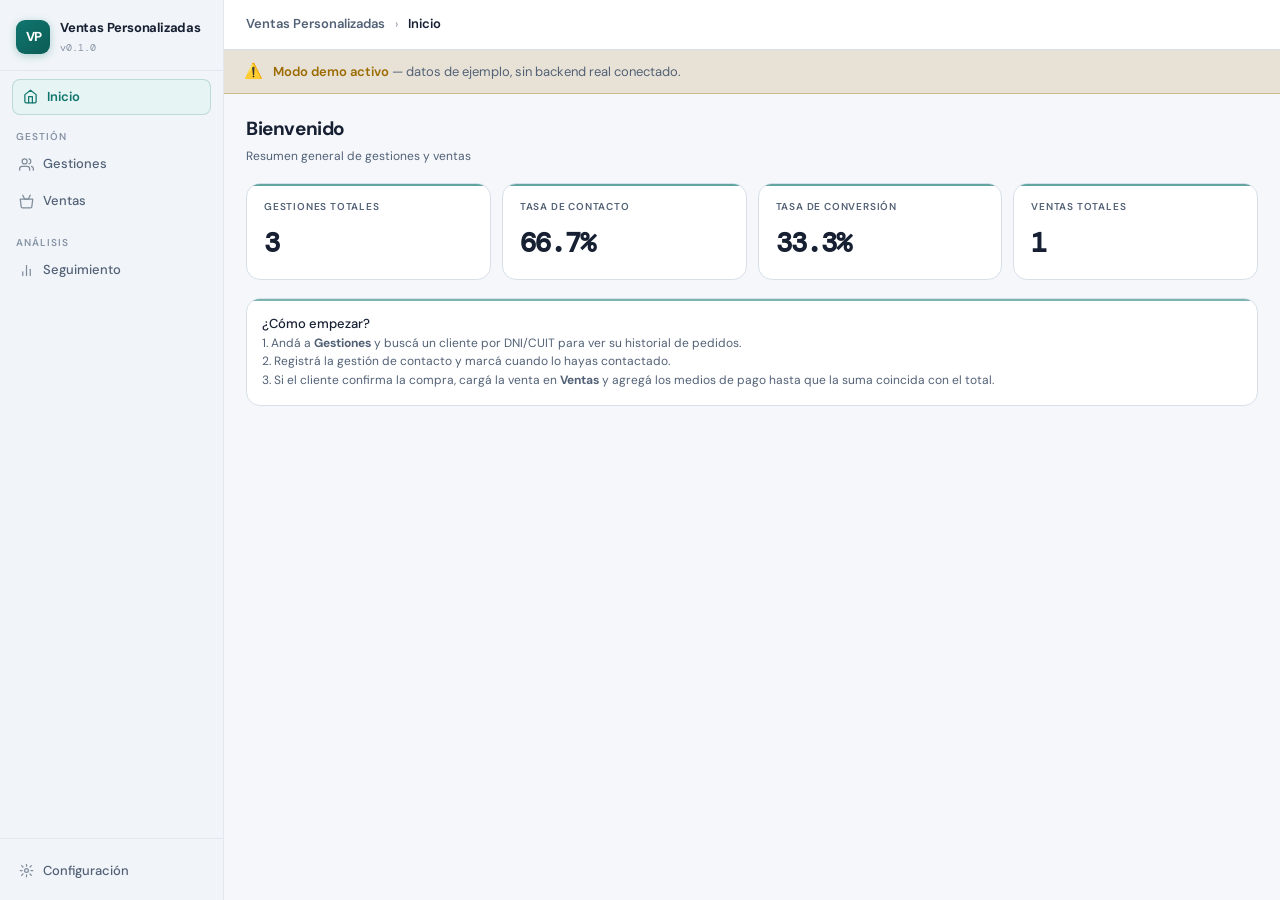
<file: index.html>
<!DOCTYPE html>
<html lang="es">
<head>
<meta charset="UTF-8">
<meta name="viewport" content="width=device-width, initial-scale=1.0">
<title>Ventas Personalizadas</title>
<script>(function(){var t=localStorage.getItem('vp_theme')||(matchMedia('(prefers-color-scheme: dark)').matches?'dark':'light');document.documentElement.setAttribute('data-theme',t);})();</script>
<link href="https://fonts.googleapis.com/css2?family=DM+Sans:ital,opsz,wght@0,9..40,300;0,9..40,400;0,9..40,500;0,9..40,600;0,9..40,700;1,9..40,400&family=DM+Mono:wght@400;500&display=swap" rel="stylesheet">
<link rel="icon" href="data:,">
<link rel="stylesheet" href="src/css/main.css">
</head>
<body>

<div class="app">

  <!-- ══ SIDEBAR ════════════════════════════════════════════ -->
  <nav class="sidebar" id="sidebar">
    <div class="sidebar-brand">
      <div class="brand-icon">VP</div>
      <div>
        <div class="brand-name">Ventas Personalizadas</div>
        <div class="brand-meta" id="sidebarVersionBtn" title="Ver historial de cambios">
          <span id="sidebarVersion">v…</span>
        </div>
        <div class="sidebar-version-popover" id="versionPopover" style="display:none;"></div>
      </div>
    </div>

    <div class="nav-item active" onclick="showPage('inicio')" data-page="inicio" style="margin:8px 12px 4px">
      <svg class="nav-icon" viewBox="0 0 24 24" fill="none" stroke="currentColor" stroke-width="2" stroke-linecap="round" stroke-linejoin="round" aria-hidden="true"><path d="M3 9l9-7 9 7v11a2 2 0 0 1-2 2H5a2 2 0 0 1-2-2z"/><polyline points="9 22 9 12 15 12 15 22"/></svg> Inicio
    </div>

    <div class="sidebar-section">
      <div class="sidebar-label">Gestión</div>
      <div class="nav-item" onclick="showPage('gestiones')" data-page="gestiones">
        <svg class="nav-icon" viewBox="0 0 24 24" fill="none" stroke="currentColor" stroke-width="2" stroke-linecap="round" stroke-linejoin="round" aria-hidden="true"><path d="M17 21v-2a4 4 0 0 0-4-4H5a4 4 0 0 0-4 4v2"/><circle cx="9" cy="7" r="4"/><path d="M23 21v-2a4 4 0 0 0-3-3.87"/><path d="M16 3.13a4 4 0 0 1 0 7.75"/></svg> Gestiones
      </div>
      <div class="nav-item" onclick="showPage('ventas')" data-page="ventas">
        <svg class="nav-icon" viewBox="0 0 24 24" fill="none" stroke="currentColor" stroke-width="2" stroke-linecap="round" stroke-linejoin="round" aria-hidden="true"><path d="M6 2l3 6h6l3-6"/><path d="M2 8h20l-1.5 12.5a2 2 0 0 1-2 1.5H5.5a2 2 0 0 1-2-1.5L2 8z"/></svg> Ventas
      </div>
    </div>

    <div class="sidebar-section">
      <div class="sidebar-label">Análisis</div>
      <div class="nav-item" onclick="showPage('seguimiento')" data-page="seguimiento">
        <svg class="nav-icon" viewBox="0 0 24 24" fill="none" stroke="currentColor" stroke-width="2" stroke-linecap="round" stroke-linejoin="round" aria-hidden="true"><line x1="18" y1="20" x2="18" y2="10"/><line x1="12" y1="20" x2="12" y2="4"/><line x1="6" y1="20" x2="6" y2="14"/></svg> Seguimiento
      </div>
    </div>

    <div class="sidebar-spacer"></div>

    <div class="sidebar-footer">
      <div class="nav-item admin-only" onclick="showPage('config')" data-page="config" style="margin-top:4px">
        <svg class="nav-icon" viewBox="0 0 24 24" fill="none" stroke="currentColor" stroke-width="2" stroke-linecap="round" stroke-linejoin="round" aria-hidden="true"><circle cx="12" cy="12" r="3"/><path d="M12 2v3M12 19v3M4.22 4.22l2.12 2.12M17.66 17.66l2.12 2.12M2 12h3M19 12h3M4.22 19.78l2.12-2.12M17.66 6.34l2.12-2.12"/></svg> Configuración
      </div>
    </div>
  </nav>

  <button class="sidebar-toggle" id="sidebarToggle" aria-label="Abrir menú" type="button">
    <svg width="18" height="18" viewBox="0 0 24 24" fill="none" stroke="currentColor" stroke-width="2.5" stroke-linecap="round" aria-hidden="true"><line x1="3" y1="6" x2="21" y2="6"/><line x1="3" y1="12" x2="21" y2="12"/><line x1="3" y1="18" x2="21" y2="18"/></svg>
  </button>
  <div class="sidebar-overlay" id="sidebarOverlay"></div>

  <!-- ══ MAIN ═══════════════════════════════════════════════ -->
  <div class="main">

    <div class="topbar">
      <span class="topbar-brand">Ventas Personalizadas</span>
      <span class="topbar-sep">›</span>
      <span class="topbar-crumb" id="topbar-crumb">Inicio</span>
    </div>

    <div class="demo-banner" id="demo-banner" hidden>
      <span class="demo-banner-icon">⚠️</span>
      <span class="demo-banner-text"><strong>Modo demo activo</strong> — datos de ejemplo, sin backend real conectado.</span>
    </div>

    <!-- ══ PÁGINA: INICIO ════════════════════════════════════ -->
    <div class="page active" id="page-inicio">
      <div class="page-header">
        <div><div class="page-title">Bienvenido</div><div class="page-sub">Resumen general de gestiones y ventas</div></div>
      </div>
      <div class="page-body">
        <div class="kpi-row" id="inicio-kpis"></div>
        <div class="card">
          <div class="row-title mb-8">¿Cómo empezar?</div>
          <div class="text-sm text-muted">
            1. Andá a <strong>Gestiones</strong> y buscá un cliente por DNI/CUIT para ver su historial de pedidos.<br>
            2. Registrá la gestión de contacto y marcá cuando lo hayas contactado.<br>
            3. Si el cliente confirma la compra, cargá la venta en <strong>Ventas</strong> y agregá los medios de pago hasta que la suma coincida con el total.
          </div>
        </div>
      </div>
    </div>

    <!-- ══ PÁGINA: GESTIONES ═══════════════════════════════ -->
    <div class="page" id="page-gestiones">
      <div class="page-header">
        <div><div class="page-title">Gestiones</div><div class="page-sub">Búsqueda de cliente y seguimiento de contactos</div></div>
      </div>
      <div class="page-body">
        <div class="form-section">
          <div class="form-section-title">Buscar cliente por DNI/CUIT</div>
          <div class="toolbar">
            <input class="input" style="max-width:220px" id="busqueda-documento" placeholder="30123456" onkeydown="if(event.key==='Enter')buscarCliente()">
            <button class="btn btn-primary" onclick="buscarCliente()">Buscar pedidos</button>
          </div>
          <div id="busqueda-resultado"></div>
        </div>

        <div class="toolbar" style="margin-top:20px">
          <select class="select" id="gest-filter-estado" onchange="updateGestionesFilters()">
            <option value="">Todos los estados</option>
          </select>
          <select class="select" id="gest-filter-canal" onchange="updateGestionesFilters()">
            <option value="">Todos los canales</option>
          </select>
        </div>
        <div id="gestiones-list-body">
          <div class="loader-wrap"><div class="spinner"></div> Navegá a esta página para cargar…</div>
        </div>
      </div>
    </div>

    <!-- ══ PÁGINA: VENTAS ══════════════════════════════════ -->
    <div class="page" id="page-ventas">
      <div class="page-header">
        <div><div class="page-title">Ventas</div><div class="page-sub">Ventas concretadas, medios de pago y aprobación</div></div>
        <button class="btn btn-primary btn-sm admin-only" onclick="abrirFormNuevaVenta()">+ Nueva venta</button>
      </div>
      <div class="page-body">
        <div id="ventas-list-body">
          <div class="loader-wrap"><div class="spinner"></div> Navegá a esta página para cargar…</div>
        </div>
      </div>
    </div>

    <!-- ══ PÁGINA: SEGUIMIENTO ═════════════════════════════ -->
    <div class="page" id="page-seguimiento">
      <div class="page-header">
        <div><div class="page-title">Seguimiento</div><div class="page-sub">Tasa de contacto, conversión y estado de ventas</div></div>
      </div>
      <div class="page-body" id="seg-body">
        <div class="loader-wrap"><div class="spinner"></div> Cargando…</div>
      </div>
    </div>

    <!-- ══ PÁGINA: CONFIG ═══════════════════════════════════ -->
    <div class="page" id="page-config">
      <div class="page-header">
        <div><div class="page-title">Configuración</div><div class="page-sub">Gestión de usuarios, permisos y configuración del sistema</div></div>
      </div>
      <div class="page-body">
        <div class="empty" id="cfg-empty-state">
          <div class="empty-ico">🔒</div>
          <div class="empty-title">Iniciá sesión para gestionar usuarios y roles</div>
          <div class="empty-sub">Esta sección no está disponible en modo demo — necesita una sesión de Administrador real conectada al backend.</div>
        </div>
        <div id="cfg-tabs-host"></div>
      </div>
    </div>

  </div><!-- /main -->
</div><!-- /app -->

<!-- ══ DRAWER ══════════════════════════════════════════════ -->
<div class="overlay" id="overlay" onclick="closeDrawer()"></div>
<div class="drawer" id="drawer">
  <div class="drawer-header">
    <div class="drawer-title" id="drawer-title">Detalle</div>
    <button class="drawer-close" onclick="closeDrawer()">✕</button>
  </div>
  <div class="drawer-body" id="drawer-body"></div>
  <div class="drawer-footer" id="drawer-footer"></div>
</div>

<!-- ══ TOAST ═══════════════════════════════════════════════ -->
<div class="toast" id="toast">
  <span id="toast-icon">✓</span>
  <span id="toast-msg">Listo</span>
</div>

<!-- ══ SCRIPTS (orden importa) ════════════════════════════ -->
<script src="src/js/config.js"></script>
<script src="src/js/auth.js"></script>
<script src="src/js/api.js"></script>
<script src="src/js/ui.js"></script>
<script src="src/js/gestiones.js"></script>
<script src="src/js/ventas.js"></script>
<script src="src/js/seguimiento.js"></script>
<script>
  window.onload = async () => {
    initTheme();
    initVersionBadge();
    initMobileSidebar();
    await initAuth();
    _populateFilterSelects();
    if (CFG.isMock()) document.getElementById('demo-banner').hidden = false;
    loadResumen();
  };

  function _populateFilterSelects() {
    const estadoSel = document.getElementById('gest-filter-estado');
    ESTADOS_GESTION.forEach(e => estadoSel.insertAdjacentHTML('beforeend', `<option value="${e}">${e}</option>`));
    const canalSel = document.getElementById('gest-filter-canal');
    CANAL_INGRESO.forEach(c => canalSel.insertAdjacentHTML('beforeend', `<option value="${c}">${c}</option>`));
  }

  function initMobileSidebar() {
    const toggle  = document.getElementById('sidebarToggle');
    const overlay = document.getElementById('sidebarOverlay');
    const sidebar = document.getElementById('sidebar');
    if (!toggle || !overlay || !sidebar) return;
    toggle.addEventListener('click', () => {
      sidebar.classList.toggle('open');
      overlay.classList.toggle('visible');
    });
    overlay.addEventListener('click', () => {
      sidebar.classList.remove('open');
      overlay.classList.remove('visible');
    });
  }
</script>

</body>
</html>
</file>
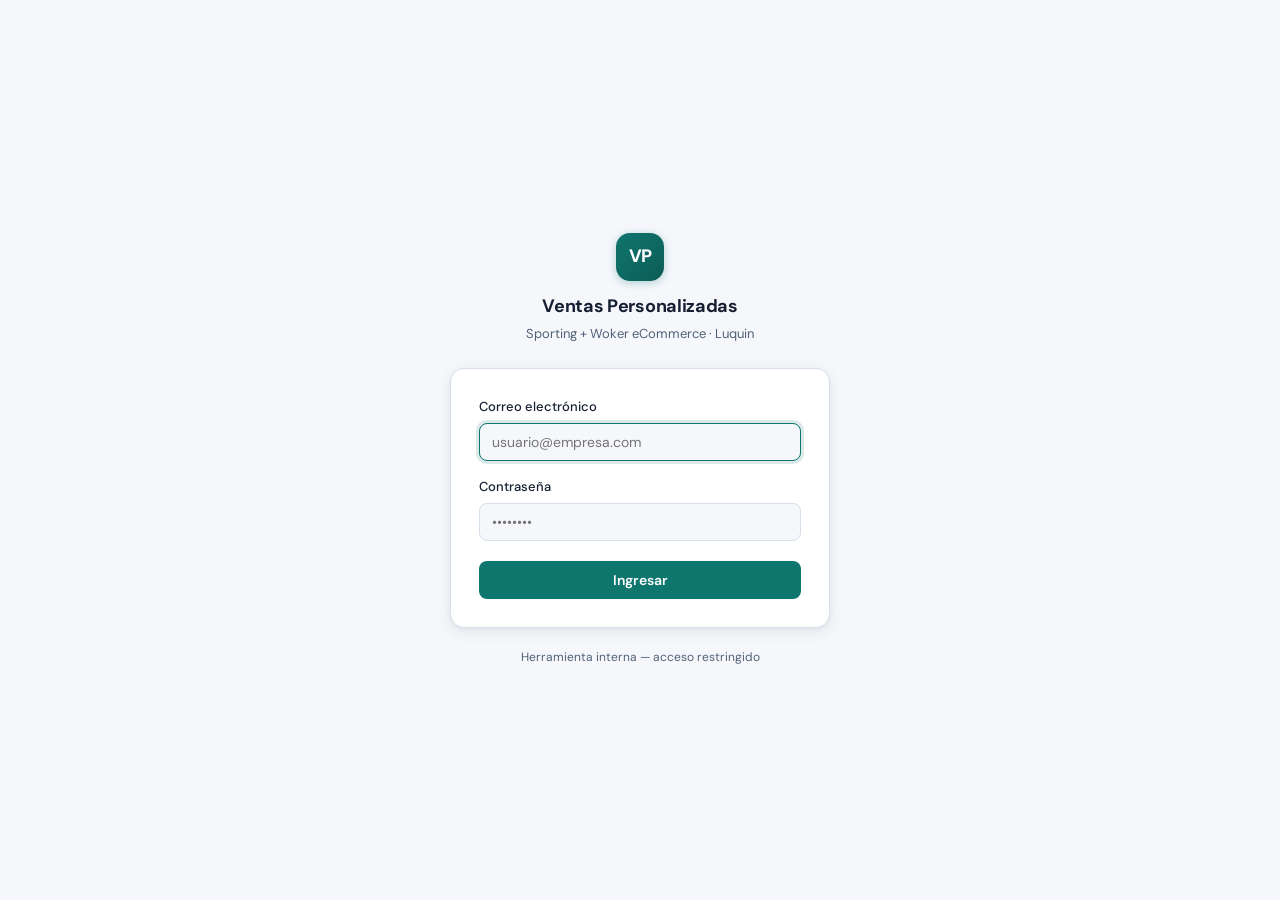
<file: login.html>
<!DOCTYPE html>
<html lang="es">
<head>
  <meta charset="UTF-8">
  <meta name="viewport" content="width=device-width, initial-scale=1.0">
  <title>Ingresar — Ventas Personalizadas</title>
  <script>
    (function() {
      var saved = localStorage.getItem('vp_theme');
      var t = saved ? saved : (matchMedia('(prefers-color-scheme: dark)').matches ? 'dark' : 'light');
      document.documentElement.setAttribute('data-theme', t);
    })();
  </script>
  <link href="https://fonts.googleapis.com/css2?family=DM+Sans:ital,opsz,wght@0,9..40,300;0,9..40,400;0,9..40,500;0,9..40,600;0,9..40,700;1,9..40,400&family=DM+Mono:wght@400;500&display=swap" rel="stylesheet">
  <link rel="icon" href="data:,">
  <link rel="stylesheet" href="src/css/main.css">
  <style>
    body { display: flex; align-items: center; justify-content: center; min-height: 100vh; padding: 24px; }
  </style>
</head>
<body>
  <div class="login-wrap">
    <div class="login-header">
      <div class="login-logo-icon">VP</div>
      <div class="login-app-name">Ventas Personalizadas</div>
      <div class="login-app-sub">Sporting + Woker eCommerce · Luquin</div>
    </div>
    <div class="login-card">
      <form id="loginForm" autocomplete="on">
        <div class="field">
          <label for="login-email">Correo electrónico</label>
          <input type="email" id="login-email" name="email" placeholder="usuario@empresa.com"
                 autocomplete="email" autofocus />
        </div>
        <div class="field">
          <label for="login-pwd">Contraseña</label>
          <input type="password" id="login-pwd" name="password" placeholder="••••••••"
                 autocomplete="current-password" />
        </div>
        <button type="submit" class="btn-login" id="btn-login">Ingresar</button>
      </form>
      <div class="alert-err" id="login-err" hidden></div>
    </div>
    <div class="login-footer">Herramienta interna — acceso restringido</div>
  </div>

  <script src="src/js/config.js"></script>
  <script>
    async function sha256(str) {
      const buf = await crypto.subtle.digest('SHA-256', new TextEncoder().encode(str));
      return Array.from(new Uint8Array(buf)).map(b => b.toString(16).padStart(2, '0')).join('');
    }

    // Redirigir si ya hay sesión válida
    (function () {
      try {
        const d = JSON.parse(localStorage.getItem('vp_session') || 'null');
        if (d && d.expira_en && new Date(d.expira_en) > new Date()) {
          window.location.href = 'index.html';
        }
      } catch (_) {}
    })();

    const form  = document.getElementById('loginForm');
    const errEl = document.getElementById('login-err');
    const btn   = document.getElementById('btn-login');

    form.addEventListener('submit', async (e) => {
      e.preventDefault();
      const email    = document.getElementById('login-email').value.trim().toLowerCase();
      const password = document.getElementById('login-pwd').value;
      errEl.hidden = true;

      if (!email || !password) {
        errEl.textContent = 'Completá los dos campos.';
        errEl.hidden = false;
        return;
      }

      btn.disabled    = true;
      btn.textContent = 'Verificando…';

      try {
        if (!CFG.apiUrl) throw new Error('No hay URL de API configurada.');
        const password_hash = await sha256(password);
        const res = await fetch(CFG.apiUrl, {
          method: 'POST',
          body:   JSON.stringify({ action: 'login', email, password_hash }),
        });
        if (!res.ok) throw new Error('Error de conexión (' + res.status + ').');
        const json = await res.json();
        if (!json.ok) throw new Error(json.error || 'Credenciales incorrectas.');

        localStorage.setItem('vp_session', JSON.stringify({
          session_token: json.session_token,
          usuario:       json.usuario,
          permisos:      json.permisos,
          expira_en:     json.expira_en,
        }));
        window.location.href = 'index.html';
      } catch (err) {
        errEl.textContent = err.message || 'Error al iniciar sesión. Verificá tu conexión.';
        errEl.hidden = false;
      } finally {
        btn.disabled    = false;
        btn.textContent = 'Ingresar';
      }
    });
  </script>
</body>
</html>
</file>
<file: src/css/main.css>
/* ============================================================
   VENTAS PERSONALIZADAS — main.css
   Estilos globales, tokens, layout, componentes base.
   Mismo sistema de componentes que commerce-hub/src/css/main.css —
   --primary propio (teal) para diferenciar la marca (application_shell §4.8).
   ============================================================ */

[hidden] { display: none !important; }

/* ─── TOKENS ──────────────────────────────────────────────── */
:root {
  --bg:       #f5f7fb;
  --s1:       #ffffff;
  --s2:       #f0f4f8;
  --s3:       #e7edf5;
  --border:   #d7e0ea;
  --border2:  #b8c6d8;

  --text:     #172033;
  --text2:    #526176;
  --text3:    #8793a5;

  --primary:       #0f766e;
  --primary-hover: #0c5c56;
  --primary-soft:  #e6f4f3;
  --primary-mid:   #a9d8d4;

  --blue:     #1e6fd9;
  --blue-dim: rgba(30,111,217,.12);

  --orange:     #92400e;
  --orange-dim: rgba(146,64,14,.13);

  --pink:     #c33b7d;
  --pink-dim: rgba(195,59,125,.12);

  --purple:     #5f57d6;
  --purple-dim: rgba(95,87,214,.12);

  --teal:     #087f88;
  --teal-dim: rgba(8,127,136,.12);

  --danger:       #991b1b;
  --danger-bg:    #fef2f2;
  --danger-hover: #7f1d1d;

  --yellow:     #9b6a00;
  --yellow-dim: rgba(155,106,0,.14);

  --success:    #0a7040;
  --success-bg: #ecfdf5;

  --warning:    #92400e;
  --warning-bg: #fffbeb;

  /* Aliases semánticos — compatibilidad con style guide §11.1 */
  --card:  var(--s1);
  --muted: var(--text2);
  --line:  var(--border);

  --radius:    8px;
  --radius-sm: 8px;
  --radius-lg: 14px;
  --radius-pill: 999px;
  --tr:        .15s ease;

  --shadow-sm: 0 1px 3px rgba(0,0,0,.07), 0 1px 2px rgba(0,0,0,.05);
  --shadow:    0 4px 16px rgba(17,24,39,.08), 0 1px 4px rgba(17,24,39,.04);
  --shadow-lg: 0 12px 36px rgba(17,24,39,.10);

  --font: 'DM Sans', system-ui, sans-serif;
  --mono: 'DM Mono', 'Fira Mono', monospace;

  --sidebar-w:    224px;
  --sidebar-bg:   #f1f5f9;
  --sidebar-line: #e2e8f0;
}

[data-theme="dark"] {
  --bg:       #0d1117;
  --s1:       #161b22;
  --s2:       #1c2128;
  --s3:       #21262d;
  --border:   #30363d;
  --border2:  #3d444d;

  --text:     #e6edf3;
  --text2:    #848d97;
  --text3:    #484f58;

  --primary:       #2dd4bf;
  --primary-hover: #5eead4;
  --primary-soft:  rgba(45,212,191,.12);
  --primary-mid:   rgba(45,212,191,.25);

  --blue:     #58a6ff;
  --blue-dim: rgba(88,166,255,.12);

  --orange:     #f0883e;
  --orange-dim: rgba(240,136,62,.12);

  --pink:     #f778ba;
  --pink-dim: rgba(247,120,186,.12);

  --purple:     #a5a1ff;
  --purple-dim: rgba(165,161,255,.12);

  --teal:     #39d0d8;
  --teal-dim: rgba(57,208,216,.12);

  --danger:       #f85149;
  --danger-bg:    rgba(248,81,73,.12);
  --danger-hover: #ff7b72;

  --success:    #3fb950;
  --success-bg: rgba(63,185,80,.12);

  --warning:    #d29922;
  --warning-bg: rgba(210,153,34,.12);

  --yellow:       #d29922;
  --yellow-dim:   rgba(210,153,34,.12);
  --sidebar-bg:   var(--s1);
  --sidebar-line: var(--border);
}

/* ─── RESET ───────────────────────────────────────────────── */
*, *::before, *::after { box-sizing: border-box; margin: 0; padding: 0; }

html { scroll-behavior: smooth; }

body {
  background: var(--bg);
  color: var(--text);
  font-family: 'DM Sans', sans-serif;
  font-size: 14px;
  line-height: 1.55;
  min-height: 100vh;
  -webkit-font-smoothing: antialiased;
}

[data-theme="light"] body { -webkit-font-smoothing: auto; }

a { color: var(--blue); text-decoration: none; }
a:hover { text-decoration: underline; }

button { font-family: inherit; cursor: pointer; }
input, select, textarea { font-family: inherit; }

/* ─── SCROLLBAR ───────────────────────────────────────────── */
::-webkit-scrollbar { width: 6px; height: 6px; }
::-webkit-scrollbar-track { background: transparent; }
::-webkit-scrollbar-thumb { background: var(--border); border-radius: 99px; }
::-webkit-scrollbar-thumb:hover { background: var(--border2); }

/* ─── APP LAYOUT ──────────────────────────────────────────── */
.app { display: flex; min-height: 100vh; }

/* ─── SIDEBAR ─────────────────────────────────────────────── */
.sidebar {
  width: var(--sidebar-w);
  flex-shrink: 0;
  background: var(--sidebar-bg);
  border-right: 1px solid var(--sidebar-line);
  position: fixed;
  top: 0; left: 0; bottom: 0;
  z-index: 60;
  display: flex;
  flex-direction: column;
  overflow-y: auto;
  transition: transform .2s ease;
}

.sidebar-brand {
  padding: 18px 16px 14px;
  border-bottom: 1px solid var(--sidebar-line);
  display: flex; align-items: center; gap: 10px;
  flex-shrink: 0;
}
.brand-icon {
  width: 34px; height: 34px;
  background: linear-gradient(135deg, var(--primary), var(--primary-hover));
  border-radius: 9px;
  display: flex; align-items: center; justify-content: center;
  font-size: 13px; font-weight: 800; color: #fff; letter-spacing: -1px;
  flex-shrink: 0;
  box-shadow: 0 2px 8px color-mix(in srgb, var(--primary) 30%, transparent);
}
.brand-name { font-size: 13px; font-weight: 700; letter-spacing: -.2px; }
.brand-meta {
  font-size: 10px; color: var(--text3); font-family: 'DM Mono', monospace;
  display: flex; align-items: center; gap: 4px; margin-top: 2px;
  cursor: pointer; transition: color .15s; user-select: none;
}
.brand-meta:hover { color: var(--text); }
.sidebar-version-popover {
  position: fixed; top: 58px; left: 232px;
  background: var(--card); border: 1px solid var(--sidebar-line);
  border-radius: var(--radius-sm); box-shadow: var(--shadow-lg);
  padding: 14px 16px; min-width: 280px; max-width: 340px;
  max-height: 70vh; overflow-y: auto; z-index: 1000;
  color: var(--text); line-height: 1.5;
}

.sidebar-section { padding: 10px 8px 4px; }
.sidebar-label   {
  font-size: 10px; text-transform: uppercase; letter-spacing: 1px;
  color: var(--text3); font-weight: 600; padding: 0 8px; margin-bottom: 2px;
}

.nav-item {
  display: flex; align-items: center; gap: 9px;
  padding: 7px 10px;
  border-radius: var(--radius);
  color: var(--text2); font-size: 13px; font-weight: 500;
  cursor: pointer; transition: all var(--tr);
  margin-bottom: 1px; user-select: none;
  border: 1px solid transparent;
}
.nav-item:hover  { background: color-mix(in srgb, var(--text) 5%, transparent); color: var(--text); }
.nav-item.active { background: var(--primary-soft); color: var(--primary); font-weight: 600; border-color: color-mix(in srgb, var(--primary) 20%, transparent); }
.nav-item.disabled { opacity: .35; pointer-events: none; }

.nav-icon  { width: 15px; height: 15px; flex-shrink: 0; opacity: .7; }
.nav-item.active .nav-icon { opacity: 1; }
.nav-badge {
  margin-left: auto;
  background: var(--s3); color: var(--text2);
  font-size: 10px; font-family: 'DM Mono', monospace;
  padding: 1px 6px; border-radius: 99px; min-width: 22px; text-align: center;
}
.nav-item.active .nav-badge { background: color-mix(in srgb, var(--primary) 15%, transparent); color: var(--primary); }

.sidebar-spacer { flex: 1; }
.sidebar-footer {
  padding: 10px 8px;
  border-top: 1px solid var(--sidebar-line);
  flex-shrink: 0;
}
.conn-status {
  display: flex; align-items: center; gap: 8px;
  padding: 8px 10px; border-radius: var(--radius);
  background: var(--s2); font-size: 11px; color: var(--text2);
}
.status-dot {
  width: 7px; height: 7px; border-radius: 50%;
  background: var(--text3); flex-shrink: 0; transition: background .3s;
}
.status-dot.online  { background: var(--primary); box-shadow: 0 0 0 2px color-mix(in srgb, var(--primary) 25%, transparent); }
.status-dot.offline { background: var(--danger); }
.status-dot.loading { background: var(--orange); animation: blink 1s infinite; }
@keyframes blink { 0%,100%{opacity:1} 50%{opacity:.3} }

/* ─── USER CHIP + DROPDOWN (navigation_standard §3) ─────────── */
.user-chip{display:flex;align-items:center;padding:8px 10px;border-radius:var(--radius-sm);cursor:pointer;border:1px solid transparent;transition:all .15s;user-select:none;width:100%}
.user-chip:hover{background:color-mix(in srgb,var(--text) 5%,transparent);border-color:var(--border)}
.user-chip.open{background:var(--primary-soft);border-color:color-mix(in srgb,var(--primary) 20%,transparent)}
.user-chip-info{display:flex;flex-direction:column;gap:1px;min-width:0;flex:1}
.user-chip-name{font-size:13px;font-weight:600;color:var(--text);overflow:hidden;text-overflow:ellipsis;white-space:nowrap}
.user-chip-role{font-size:11px;color:var(--text2);font-weight:400;white-space:nowrap;overflow:hidden;text-overflow:ellipsis}
.user-chip-chevron{font-size:9px;opacity:.5;margin-left:3px}
.user-chip.open .user-chip-name{color:var(--primary)}

.user-dropdown{position:fixed;background:var(--card);border:1px solid var(--border);border-radius:8px;box-shadow:0 8px 24px rgba(0,0,0,.12);z-index:200;overflow:hidden;min-width:200px}
.user-dropdown-header{padding:12px 14px}
.user-dropdown-header .sidebar-user-name{font-size:12px;font-weight:600;color:var(--text);white-space:nowrap;overflow:hidden;text-overflow:ellipsis}
.user-dropdown-header .sidebar-user-email{font-size:11px;color:var(--text2);white-space:nowrap;overflow:hidden;text-overflow:ellipsis;margin-top:1px}
.user-dropdown-header .sidebar-user-meta{margin-top:6px}
.auth-chip-role{display:inline-block;background:var(--primary-soft);color:var(--primary);font-size:10px;font-weight:600;padding:2px 8px;border-radius:var(--radius-pill);text-transform:uppercase;letter-spacing:.04em}
.user-dropdown-sep{height:1px;background:var(--border)}
.user-dropdown-item{display:flex;align-items:center;gap:8px;width:100%;padding:9px 14px;font-size:13px;font-weight:500;color:var(--text);background:none;border:none;cursor:pointer;text-align:left;font-family:inherit;transition:background .12s}
.user-dropdown-item:hover{background:color-mix(in srgb,var(--text) 5%,transparent)}
.user-dropdown-item.danger{color:var(--danger)}
.user-dropdown-item.danger:hover{background:var(--danger-bg)}

/* ─── SIDEBAR MOBILE ──────────────────────────────────────── */
.sidebar-toggle {
  display: none;
  position: fixed; top: 12px; left: 12px; z-index: 70;
  width: 36px; height: 36px;
  background: var(--card); border: 1px solid var(--border);
  border-radius: var(--radius); cursor: pointer;
  align-items: center; justify-content: center;
  color: var(--text); box-shadow: 0 1px 4px color-mix(in srgb, var(--text) 8%, transparent);
}
.sidebar-overlay {
  display: none;
  position: fixed; inset: 0; z-index: 55;
  background: color-mix(in srgb, var(--text) 30%, transparent);
}
.sidebar-overlay.visible { display: block; }

@media (max-width: 900px) {
  .sidebar-toggle { display: flex; }
  .sidebar { transform: translateX(-100%); transition: transform .25s ease; }
  .sidebar.open  { transform: translateX(0); box-shadow: 4px 0 24px color-mix(in srgb, var(--text) 15%, transparent); }
  .main { margin-left: 0; }
}

/* ─── MAIN ────────────────────────────────────────────────── */
.main {
  margin-left: var(--sidebar-w);
  flex: 1;
  display: flex;
  flex-direction: column;
  height: 100vh;
  min-width: 0;
  overflow: hidden;
  transition: margin-left .2s ease;
}

/* ─── TOPBAR ──────────────────────────────────────────────── */
.topbar {
  height: 50px;
  border-bottom: 1px solid var(--border);
  display: flex; align-items: center;
  padding: 0 22px; gap: 10px;
  background: var(--s1);
  position: sticky; top: 0; z-index: 40;
  flex-shrink: 0;
}
.topbar-brand { font-size: 13px; font-weight: 600; color: var(--text2); }
.topbar-sep   { color: var(--text3); font-size: 12px; }
.topbar-crumb { font-size: 13px; color: var(--text); font-weight: 600; }
.topbar-actions { display: flex; gap: 6px; align-items: center; margin-left: auto; }

.topbar-toggle{display:none;width:30px;height:30px;align-items:center;justify-content:center;background:none;border:1px solid transparent;border-radius:var(--radius-sm);color:var(--text2);cursor:pointer;margin-left:-6px;flex-shrink:0;transition:all .15s}
.topbar-toggle:hover{background:color-mix(in srgb,var(--text) 6%,transparent);color:var(--text);border-color:var(--border)}
@media (min-width:901px){
  .topbar-toggle{display:inline-flex}
  [data-sidebar="collapsed"] .sidebar{transform:translateX(-100%)}
  [data-sidebar="collapsed"] .main{margin-left:0}
}

.theme-toggle {
  margin-left: auto;
  height: 30px;
  display: inline-flex;
  align-items: center;
  gap: 6px;
  padding: 0 10px;
  border: 1px solid var(--border);
  border-radius: 99px;
  background: var(--s2);
  color: var(--text2);
  font-size: 12px;
  font-weight: 600;
  line-height: 1;
  transition: background var(--tr), border-color var(--tr), color var(--tr);
}
.theme-toggle:hover { background: var(--s3); border-color: var(--border2); color: var(--text); }
.theme-toggle span:first-child { width: 15px; display: inline-flex; justify-content: center; }

/* ─── PAGE ────────────────────────────────────────────────── */
.page { display: none; flex: 1; flex-direction: column; overflow: hidden; min-width: 0; min-height: 0; }
.page.active { display: flex; }

.page-header {
  padding: 20px 22px 0;
  display: flex; align-items: flex-start; justify-content: space-between;
  gap: 14px; flex-wrap: wrap; flex-shrink: 0;
}
.page-title { font-size: 19px; font-weight: 700; letter-spacing: -.4px; }
.page-sub   { font-size: 12px; color: var(--text2); margin-top: 3px; }

.page-body { padding: 18px 22px; flex: 1; overflow-y: auto; overflow-x: auto; min-width: 0; }

/* ─── BUTTONS ─────────────────────────────────────────────── */
.btn {
  display: inline-flex; align-items: center; gap: 6px;
  padding: 6px 14px; border-radius: var(--radius);
  font-size: 13px; font-weight: 600; font-family: 'DM Sans', sans-serif;
  cursor: pointer; border: 1px solid transparent;
  transition: all var(--tr); white-space: nowrap; line-height: 1.4;
}
.btn:disabled { opacity: .6; cursor: not-allowed; }
.btn-primary  { background: var(--primary); color: #fff; border-color: var(--primary); }
.btn-primary:hover  { background: var(--primary-hover); box-shadow: 0 0 0 3px var(--primary-soft); }
.btn-secondary{ background: var(--s3); color: var(--text2); border-color: var(--border); }
.btn-secondary:hover{ border-color: var(--border2); color: var(--text); }
.btn-ghost    { background: transparent; color: var(--text2); border-color: var(--border); }
.btn-ghost:hover    { background: var(--s2); color: var(--text); }
.btn-danger   { background: var(--danger-bg); color: var(--danger); border-color: color-mix(in srgb, var(--danger) 30%, transparent); }
.btn-danger:hover   { background: color-mix(in srgb, var(--danger) 22%, transparent); }
.btn-sm  { padding: 4px 10px; font-size: 12px; }
.btn-icon{ padding: 6px 8px; }

/* ─── INPUTS ──────────────────────────────────────────────── */
.input {
  background: var(--s2); border: 1px solid var(--border);
  border-radius: var(--radius); padding: 7px 11px;
  color: var(--text); font-size: 13px; outline: none;
  transition: border-color var(--tr); width: 100%;
}
.input:focus { border-color: var(--primary); }
.input::placeholder { color: var(--text3); }
textarea.input { resize: vertical; min-height: 80px; }

.select {
  background: var(--s2); border: 1px solid var(--border);
  border-radius: var(--radius); padding: 7px 28px 7px 11px;
  color: var(--text); font-size: 13px; outline: none;
  cursor: pointer; appearance: none;
  background-image: url("data:image/svg+xml,%3Csvg xmlns='http://www.w3.org/2000/svg' width='12' height='12' viewBox='0 0 24 24' fill='none' stroke='%23848d97' stroke-width='2'%3E%3Cpolyline points='6 9 12 15 18 9'%3E%3C/polyline%3E%3C/svg%3E");
  background-repeat: no-repeat; background-position: right 9px center; background-size: 11px;
  transition: border-color var(--tr);
}
.select:focus { border-color: var(--primary); }

/* ─── FORM ────────────────────────────────────────────────── */
.form-group { margin-bottom: 15px; }
.form-label {
  display: block; font-size: 11px; font-weight: 600;
  text-transform: uppercase; letter-spacing: .5px;
  color: var(--text2); margin-bottom: 5px;
}
.form-req  { color: var(--danger); margin-left: 2px; }
.form-hint { font-size: 11px; color: var(--text3); margin-top: 4px; }
.form-row  { display: grid; grid-template-columns: 1fr 1fr; gap: 12px; }
.form-divider { border: none; border-top: 1px solid var(--border); margin: 16px 0; }

.checkbox-row { display: flex; gap: 16px; align-items: center; flex-wrap: wrap; }
.cb-label {
  display: flex; align-items: center; gap: 6px;
  font-size: 13px; color: var(--text2); cursor: pointer;
}
.cb-label input[type="checkbox"] { accent-color: var(--primary); width: 14px; height: 14px; }

.radio-row { display: flex; gap: 16px; align-items: center; flex-wrap: wrap; }
.rb-label {
  display: flex; align-items: center; gap: 6px;
  font-size: 13px; color: var(--text2); cursor: pointer;
}
.rb-label input[type="radio"] { accent-color: var(--primary); width: 14px; height: 14px; }

.form-section {
  padding: 12px;
  margin-bottom: 12px;
  background: var(--s1);
  border: 1px solid var(--border);
  border-radius: var(--radius);
}
.form-section-title {
  font-size: 11px;
  text-transform: uppercase;
  letter-spacing: .8px;
  color: var(--text2);
  font-weight: 800;
  margin-bottom: 10px;
}
.form-section .form-group:last-child { margin-bottom: 0; }

/* ─── SEARCH ──────────────────────────────────────────────── */
.search-wrap { position: relative; }
.search-ico  {
  position: absolute; left: 10px; top: 50%; transform: translateY(-50%);
  color: var(--text3); font-size: 12px; pointer-events: none;
}
.search-wrap .input { padding-left: 30px; }

/* ─── TOOLBAR ─────────────────────────────────────────────── */
.toolbar { display: flex; align-items: center; gap: 8px; flex-wrap: wrap; margin-bottom: 14px; }

/* ─── CHIPS ───────────────────────────────────────────────── */
.chip-bar { display: flex; gap: 5px; flex-wrap: wrap; }
.chip {
  padding: 4px 11px; border-radius: 99px;
  border: 1px solid var(--border); background: transparent;
  color: var(--text2); font-size: 12px; font-weight: 500;
  cursor: pointer; font-family: 'DM Sans', sans-serif;
  transition: all var(--tr);
}
.chip:hover { border-color: var(--border2); color: var(--text); }
.chip.active {
  border-color: var(--chip-c, var(--primary));
  background: var(--chip-bg, var(--primary-soft));
  color: var(--chip-c, var(--primary));
}

/* ─── KPI CARDS ───────────────────────────────────────────── */
.kpi-row { display: grid; grid-template-columns: repeat(auto-fit, minmax(148px, 1fr)); gap: 11px; margin-bottom: 18px; }
.kpi {
  background: var(--s1); border: 1px solid var(--border);
  border-radius: var(--radius-lg); padding: 15px 17px;
  position: relative; overflow: hidden; transition: border-color var(--tr);
}
.kpi:hover { border-color: var(--border2); }
.kpi::after {
  content: ''; position: absolute; top: 0; left: 0; right: 0; height: 2px;
  background: var(--kpi-c, var(--primary)); opacity: .65;
}
.kpi-label { font-size: 10px; text-transform: uppercase; letter-spacing: .8px; color: var(--text2); font-weight: 600; margin-bottom: 7px; }
.kpi-val   { font-size: 27px; font-weight: 700; font-family: 'DM Mono', monospace; letter-spacing: -1px; color: var(--kpi-c, var(--text)); }
.kpi-meta  { font-size: 11px; color: var(--text3); margin-top: 4px; }

/* ─── TABLE ───────────────────────────────────────────────── */
.table-wrap { background: var(--s1); border: 1px solid var(--border); border-radius: var(--radius-lg); overflow: hidden; }
.table-head { display: grid; padding: 9px 15px; border-bottom: 1px solid var(--border); background: var(--s2); }
.table-head span { font-size: 10px; text-transform: uppercase; letter-spacing: .8px; color: var(--text3); font-weight: 600; }
.table-row { display: grid; padding: 10px 15px; border-bottom: 1px solid var(--border); align-items: center; transition: background var(--tr); cursor: pointer; }
.table-row:last-child { border-bottom: none; }
.table-row:hover { background: var(--s2); }

.row-id   { font-size: 11px; color: var(--text3); font-family: 'DM Mono', monospace; }
.row-title{ font-size: 13px; font-weight: 500; overflow: hidden; text-overflow: ellipsis; white-space: nowrap; }
.row-sub  { font-size: 11px; color: var(--text2); overflow: hidden; text-overflow: ellipsis; white-space: nowrap; }
.row-actions { display: flex; gap: 3px; justify-content: flex-end; opacity: 0; transition: opacity var(--tr); }
.table-row:hover .row-actions { opacity: 1; }

/* ─── BADGES ──────────────────────────────────────────────── */
.badge {
  display: inline-flex; align-items: center;
  padding: 2px 8px; border-radius: 99px;
  font-size: 11px; font-weight: 600;
  font-family: 'DM Mono', monospace; white-space: nowrap;
}
.estado-badge { display: inline-flex; align-items: center; gap: 4px; padding: 3px 9px; border-radius: 99px; font-size: 11px; font-weight: 600; }
.e-pendiente   { background: var(--yellow-dim); color: var(--yellow); }
.e-contactado  { background: var(--blue-dim); color: var(--blue); }
.e-concretado  { background: var(--success-bg); color: var(--success); }
.e-descartado  { background: var(--danger-bg); color: var(--danger); }
.e-pago-pendiente { background: var(--yellow-dim); color: var(--yellow); }
.e-pago-aprobado  { background: var(--success-bg); color: var(--success); }
.e-cancelada      { background: var(--danger-bg); color: var(--danger); }

.dot { width: 7px; height: 7px; border-radius: 50%; display: inline-block; }
.dot-on  { background: var(--primary); box-shadow: 0 0 0 2px var(--primary-soft); }
.dot-off { background: var(--text3); }

/* ─── CARDS ───────────────────────────────────────────────── */
.card {
  background: var(--s1); border: 1px solid var(--border);
  border-radius: var(--radius-lg); padding: 15px;
  transition: border-color var(--tr); position: relative; overflow: hidden;
}
.card::before { content: ''; position: absolute; top: 0; left: 0; right: 0; height: 2px; background: var(--card-c, var(--primary)); opacity: .55; }
.card:hover { border-color: var(--border2); }

/* ─── DRAWER ──────────────────────────────────────────────── */
.overlay {
  position: fixed; inset: 0; background: rgba(0,0,0,.55);
  z-index: 200; display: none; backdrop-filter: blur(2px);
}
.overlay.open { display: block; }

.drawer {
  position: fixed; top: 0; right: 0; bottom: 0; width: 470px;
  background: var(--s1); border-left: 1px solid var(--border);
  z-index: 300; display: flex; flex-direction: column;
  transform: translateX(100%); transition: transform .24s ease;
}
.drawer.open { transform: translateX(0); }

.drawer-header {
  display: flex; align-items: center; justify-content: space-between;
  padding: 16px 18px; border-bottom: 1px solid var(--border); flex-shrink: 0;
}
.drawer-title { font-size: 15px; font-weight: 700; letter-spacing: -.2px; }
.drawer-close {
  background: var(--s3); border: 1px solid var(--border); border-radius: 6px;
  color: var(--text2); cursor: pointer; font-size: 13px; padding: 4px 8px; line-height: 1;
  transition: all var(--tr);
}
.drawer-close:hover { color: var(--text); border-color: var(--border2); }
.drawer-body   { flex: 1; overflow-y: auto; padding: 18px; }
.drawer-footer {
  padding: 13px 18px; border-top: 1px solid var(--border);
  display: flex; gap: 7px; justify-content: flex-end; flex-shrink: 0;
}

.detail-row   { display: grid; grid-template-columns: 1fr 1fr; gap: 14px; margin-bottom: 14px; }
.detail-block { margin-bottom: 14px; }
.detail-label { font-size: 10px; text-transform: uppercase; letter-spacing: .8px; color: var(--text3); font-weight: 600; margin-bottom: 5px; }
.detail-val   { font-size: 13px; color: var(--text); }

/* ─── TOAST ───────────────────────────────────────────────── */
.toast {
  position: fixed; bottom: 22px; right: 22px;
  background: var(--s3); border: 1px solid var(--border);
  border-radius: var(--radius-lg); padding: 11px 17px;
  display: flex; align-items: center; gap: 9px;
  font-size: 13px; font-weight: 500;
  box-shadow: 0 8px 30px rgba(0,0,0,.4);
  z-index: 999; transform: translateY(80px); opacity: 0;
  transition: all .28s ease; pointer-events: none;
}
.toast.show { transform: translateY(0); opacity: 1; pointer-events: auto; }
.toast.success { border-color: color-mix(in srgb, var(--primary) 40%, transparent); }
.toast.error   { border-color: color-mix(in srgb, var(--danger) 40%, transparent); }
.toast.warning { border-color: color-mix(in srgb, var(--yellow) 40%, transparent); }

/* ─── LOADER ──────────────────────────────────────────────── */
.loader-wrap { display: flex; align-items: center; justify-content: center; padding: 48px; gap: 10px; color: var(--text2); }
.spinner { width: 17px; height: 17px; border: 2px solid var(--border); border-top-color: var(--primary); border-radius: 50%; animation: spin .65s linear infinite; }
@keyframes spin { to { transform: rotate(360deg); } }

/* ─── EMPTY STATE ─────────────────────────────────────────── */
.empty { text-align: center; padding: 56px 24px; }
.empty-ico   { font-size: 34px; margin-bottom: 11px; }
.empty-title { font-size: 15px; font-weight: 600; color: var(--text2); margin-bottom: 5px; }
.empty-sub   { font-size: 13px; color: var(--text3); }

/* ─── DEMO BANNER ─────────────────────────────────────────── */
.demo-banner {
  display: flex; align-items: center; gap: 10px; padding: 10px 20px;
  background: color-mix(in srgb, var(--yellow) 15%, transparent);
  border-bottom: 1px solid color-mix(in srgb, var(--yellow) 35%, transparent);
  font-size: 13px; color: var(--yellow); flex-shrink: 0;
}
.demo-banner[hidden] { display: none; }
.demo-banner-icon { font-size: 15px; flex-shrink: 0; }
.demo-banner-text { flex: 1; color: var(--text2); }
.demo-banner-text strong { color: var(--yellow); font-weight: 600; }
.demo-banner-btn {
  background: none; border: 1px solid color-mix(in srgb, var(--yellow) 50%, transparent);
  color: var(--yellow); border-radius: var(--radius); padding: 4px 10px;
  font-size: 12px; font-family: inherit; cursor: pointer; white-space: nowrap;
  transition: background var(--tr);
}
.demo-banner-btn:hover { background: color-mix(in srgb, var(--yellow) 12%, transparent); }

/* ─── UTILITY ─────────────────────────────────────────────── */
.text-muted { color: var(--text2); }
.text-sm    { font-size: 12px; }
.text-xs    { font-size: 11px; }
.mono       { font-family: 'DM Mono', monospace; }
.fw-600     { font-weight: 600; }
.fw-700     { font-weight: 700; }
.mt-4       { margin-top: 4px; }
.mt-8       { margin-top: 8px; }
.mt-12      { margin-top: 12px; }
.mt-16      { margin-top: 16px; }
.gap-4      { gap: 4px; }
.flex       { display: flex; }
.flex-center{ display: flex; align-items: center; }
.flex-between { display: flex; align-items: center; justify-content: space-between; }
.w-full     { width: 100%; }

/* ─── LOGIN (login_standard.md) ───────────────────────────── */
.login-wrap    { width: 100%; max-width: 380px; }
.login-header  { text-align: center; margin-bottom: 24px; }
.login-logo-icon {
  width: 48px; height: 48px;
  background: linear-gradient(135deg, var(--primary), var(--primary-hover));
  border-radius: var(--radius-lg);
  display: inline-flex; align-items: center; justify-content: center;
  font-size: 18px; font-weight: 800; color: #fff; letter-spacing: -.5px;
  margin-bottom: 12px;
  box-shadow: 0 2px 8px color-mix(in srgb, var(--primary) 30%, transparent);
}
.login-app-name { font-size: 18px; font-weight: 700; color: var(--text); letter-spacing: -.3px; }
.login-app-sub  { font-size: 13px; color: var(--text2); margin-top: 3px; }
.login-card {
  background: var(--s1, #fff); border: 1px solid var(--border);
  border-radius: var(--radius-lg); box-shadow: var(--shadow);
  padding: 28px;
}
.field { margin-bottom: 16px; }
.field label { display: block; font-size: 13px; font-weight: 500; color: var(--text); margin-bottom: 6px; }
.field input {
  width: 100%; padding: 9px 12px; font-size: 14px; font-family: inherit;
  border: 1px solid var(--border); border-radius: var(--radius);
  outline: none; transition: border-color .15s, box-shadow .15s;
  color: var(--text); background: var(--bg); box-sizing: border-box;
}
.field input:focus {
  border-color: var(--primary);
  box-shadow: 0 0 0 3px color-mix(in srgb, var(--primary) 15%, transparent);
}
.btn-login {
  width: 100%; padding: 10px; font-family: inherit;
  font-size: 14px; font-weight: 600; border: none;
  background: var(--primary); color: #fff;
  border-radius: var(--radius); cursor: pointer;
  transition: background .15s; margin-top: 4px;
}
.btn-login:hover:not(:disabled) { background: var(--primary-hover); }
.btn-login:disabled { opacity: .6; cursor: default; }
.alert-err {
  margin-top: 14px; padding: 10px 14px;
  background: var(--danger-bg); border: 1px solid color-mix(in srgb, var(--danger) 30%, transparent);
  border-radius: var(--radius); color: var(--danger); font-size: 13px;
}
.login-footer { text-align: center; margin-top: 20px; font-size: 12px; color: var(--text2); }
</file>
